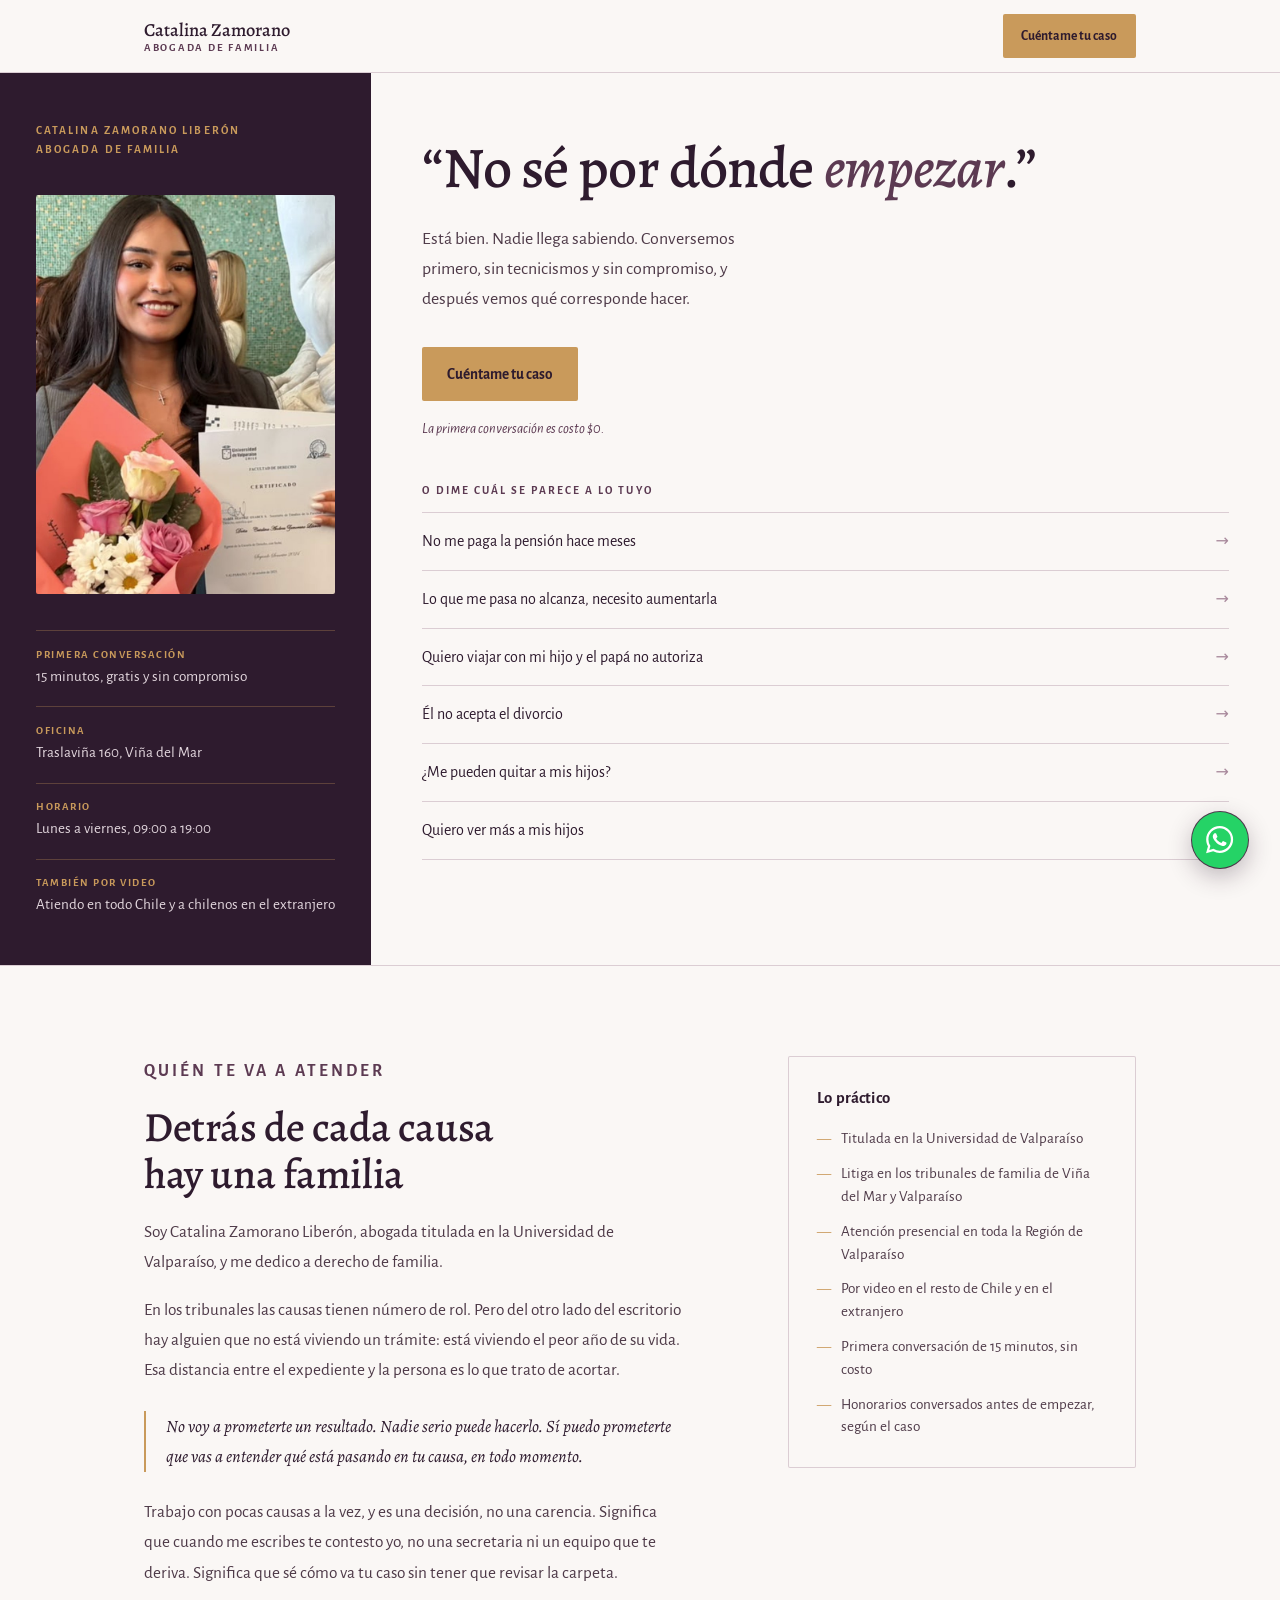
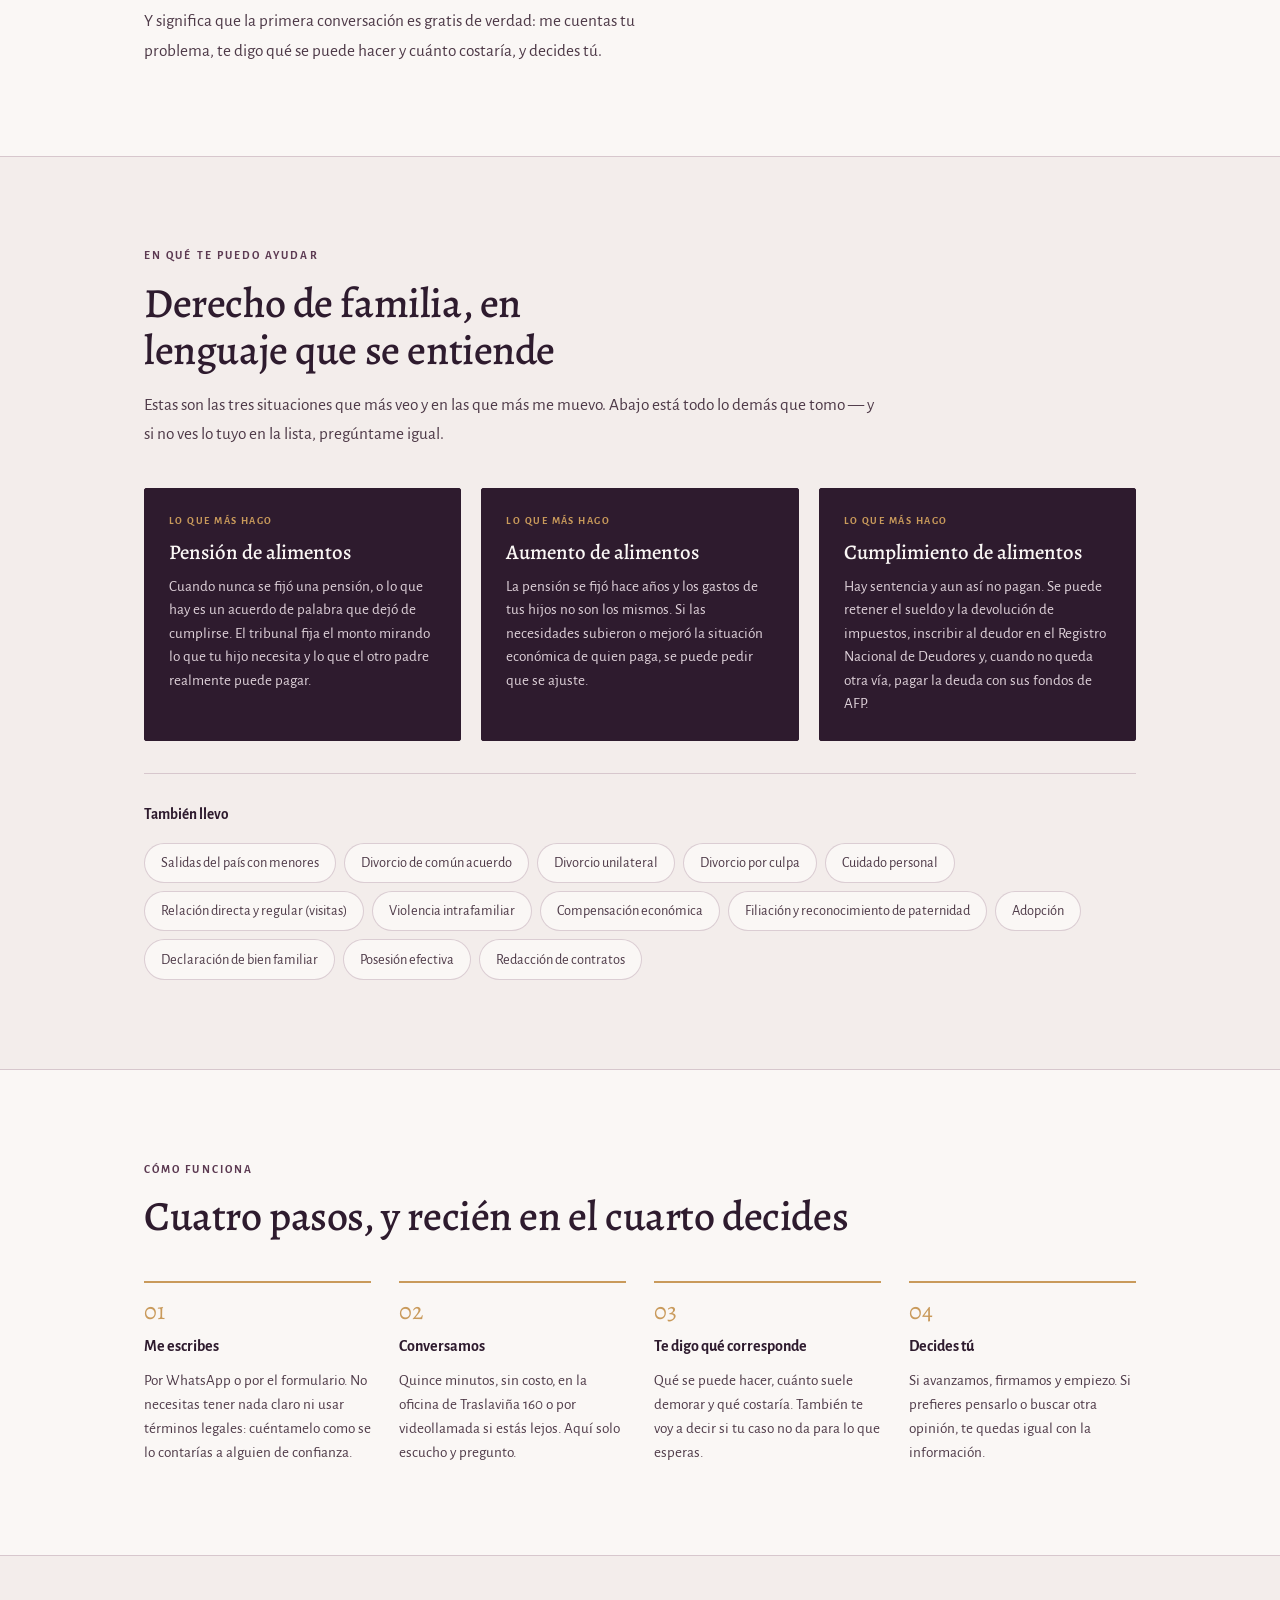
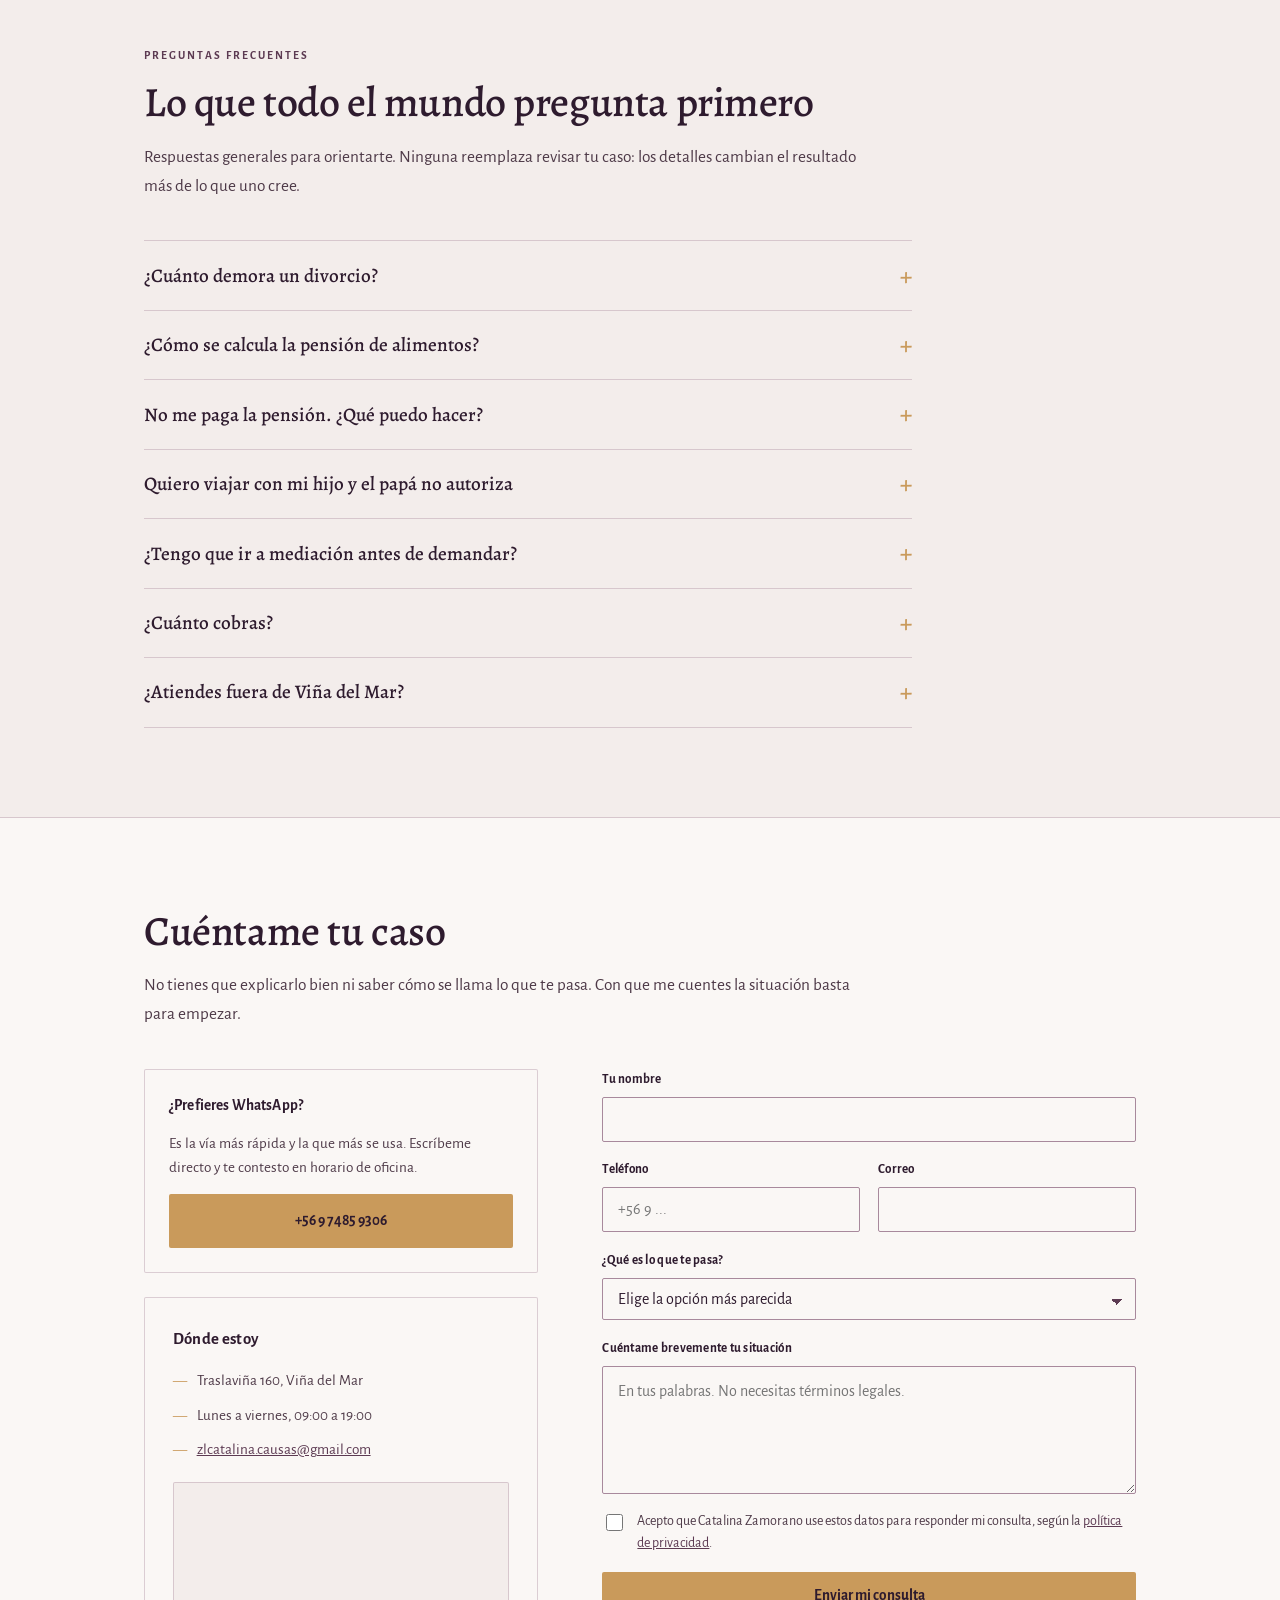
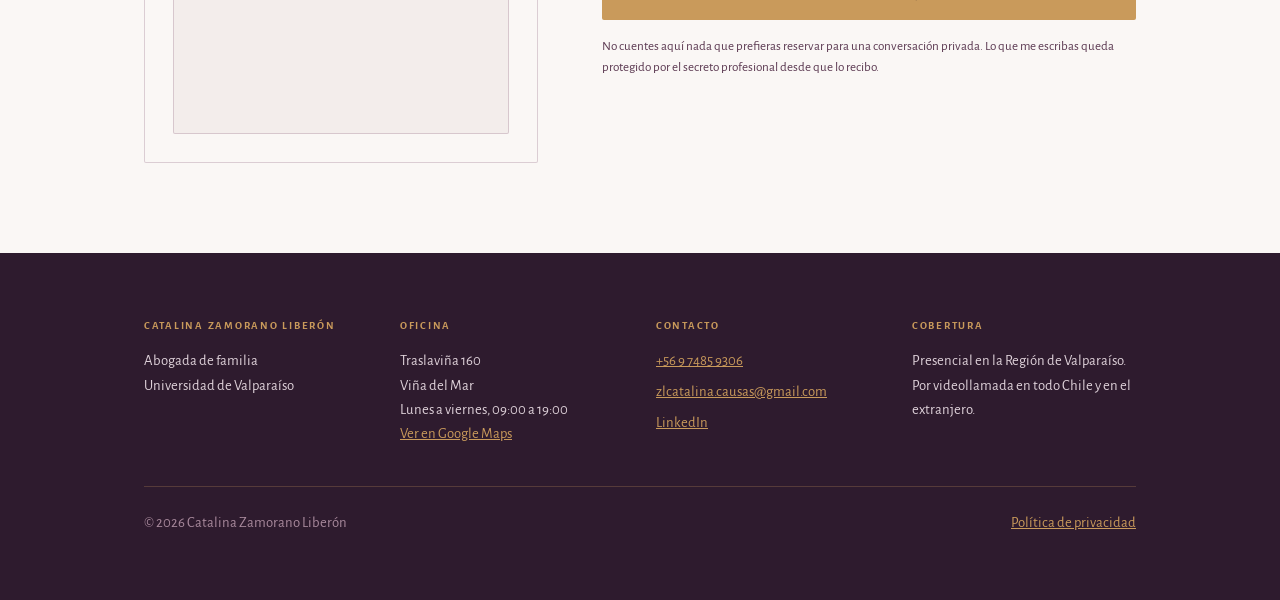
<file: index.html>
<!doctype html>
<html lang="es-CL">
<head>
<meta charset="utf-8">
<meta name="viewport" content="width=device-width, initial-scale=1">
<title>Catalina Zamorano Liberón — Abogada de familia en Viña del Mar</title>
<meta name="description" content="Abogada de familia en Viña del Mar. Pensión de alimentos, divorcio, cuidado personal y salidas del país. Primera conversación gratis, presencial o por video en todo Chile.">
<meta name="theme-color" content="#2E1B2E">
<link rel="canonical" href="https://catalinazamorano.cl/">

<meta property="og:type" content="website">
<meta property="og:title" content="Catalina Zamorano Liberón — Abogada de familia en Viña del Mar">
<meta property="og:description" content="Primera conversación gratis. Alimentos, divorcio, cuidado personal y salidas del país. Viña del Mar y todo Chile por video.">
<meta property="og:locale" content="es_CL">
<meta property="og:url" content="https://catalinazamorano.cl/">
<meta property="og:image" content="https://catalinazamorano.cl/assets/og.png">
<meta property="og:image:width" content="1200">
<meta property="og:image:height" content="630">
<meta property="og:image:alt" content="Catalina Zamorano Liberón, abogada de familia en Viña del Mar. La primera conversación no te cuesta nada.">
<meta name="twitter:card" content="summary_large_image">

<link rel="preload" href="assets/fonts/alegreya-normal-400-700.woff2" as="font" type="font/woff2" crossorigin>
<link rel="preload" href="assets/fonts/alegreya-sans-normal-400.woff2" as="font" type="font/woff2" crossorigin>
<link rel="stylesheet" href="assets/styles.css">
<link rel="icon" href="data:image/svg+xml,<svg xmlns='http://www.w3.org/2000/svg' viewBox='0 0 32 32'><rect width='32' height='32' fill='%232E1B2E'/><text x='16' y='23' font-family='Georgia,serif' font-size='19' fill='%23C99A5B' text-anchor='middle'>CZ</text></svg>">
<link rel="icon" type="image/png" sizes="192x192" href="assets/icon-192.png">
<link rel="apple-touch-icon" href="assets/icon-180.png">

<script type="application/ld+json">
{
  "@context": "https://schema.org",
  "@type": "Attorney",
  "name": "Catalina Zamorano Liberón",
  "description": "Abogada dedicada a derecho de familia en Viña del Mar y la Región de Valparaíso.",
  "url": "https://catalinazamorano.cl/",
  "image": "https://catalinazamorano.cl/assets/catalina.jpg",
  "areaServed": ["Viña del Mar", "Valparaíso", "Región de Valparaíso", "Chile"],
  "address": {
    "@type": "PostalAddress",
    "streetAddress": "Traslaviña 160",
    "addressLocality": "Viña del Mar",
    "addressRegion": "Región de Valparaíso",
    "addressCountry": "CL"
  },
  "geo": {
    "@type": "GeoCoordinates",
    "latitude": -33.0235901,
    "longitude": -71.558558
  },
  "hasMap": "https://maps.app.goo.gl/CjsQM3BEXCuRA1y79",
  "telephone": "+56974859306",
  "email": "zlcatalina.causas@gmail.com",
  "openingHours": "Mo-Fr 09:00-19:00",
  "alumniOf": { "@type": "CollegeOrUniversity", "name": "Universidad de Valparaíso" },
  "sameAs": [
    "https://www.linkedin.com/in/catalina-andrea-zamorano-liber%C3%B3n-895453274/",
    "https://maps.app.goo.gl/CjsQM3BEXCuRA1y79"
  ]
}
</script>
</head>
<body>

<a class="skip" href="#contenido">Saltar al contenido</a>

<header class="topbar">
  <div class="wrap topbar__in">
    <a class="topbar__name" href="/">
      Catalina Zamorano
      <span>Abogada de familia</span>
    </a>
    <a class="btn btn--brass" href="#contacto">Cuéntame tu caso</a>
  </div>
</header>

<main id="contenido">

  <!-- ================= HERO ================= -->
  <section class="hero">
    <aside class="panel">
      <p class="panel__eyebrow">Catalina Zamorano Liberón<br>Abogada de familia</p>

      <img class="panel__portrait" src="assets/catalina.jpg" width="750" height="1000"
           alt="Catalina Zamorano Liberón, abogada de familia en Viña del Mar"
           fetchpriority="high">

      <ul class="panel__facts">
        <li>
          <span class="panel__k">Primera conversación</span>
          <span class="panel__v">15 minutos, gratis y sin compromiso</span>
        </li>
        <li>
          <span class="panel__k">Oficina</span>
          <span class="panel__v">Traslaviña 160, Viña del Mar</span>
        </li>
        <li>
          <span class="panel__k">Horario</span>
          <span class="panel__v">Lunes a viernes, 09:00 a 19:00</span>
        </li>
        <li>
          <span class="panel__k">También por video</span>
          <span class="panel__v">Atiendo en todo Chile y a chilenos en el extranjero</span>
        </li>
      </ul>
    </aside>

    <div class="hero__body">
      <h1 class="hero__quote">“No sé por dónde <em>empezar</em>.”</h1>
      <p class="hero__answer">Está bien. Nadie llega sabiendo. Conversemos primero, sin tecnicismos y sin compromiso, y después vemos qué corresponde hacer.</p>
      <div class="hero__ctas">
        <a class="btn btn--brass" href="#contacto">Cuéntame tu caso</a>
      </div>
      <p class="hero__free">La primera conversación es costo $0.</p>

      <p class="eyebrow qlist__label">O dime cuál se parece a lo tuyo</p>
      <ul class="qlist">
        <li><a href="#cumplimiento">No me paga la pensión hace meses</a></li>
        <li><a href="#aumento">Lo que me pasa no alcanza, necesito aumentarla</a></li>
        <li><a href="#faq-salidas">Quiero viajar con mi hijo y el papá no autoriza</a></li>
        <li><a href="#faq-divorcio">Él no acepta el divorcio</a></li>
        <li><a href="#cuidado">¿Me pueden quitar a mis hijos?</a></li>
        <li><a href="#rdr">Quiero ver más a mis hijos</a></li>
      </ul>
    </div>
  </section>

  <!-- ================= SOBRE ELLA ================= -->
  <section class="section">
    <div class="wrap about">
      <div class="about__prose">
        <p class="eyebrow">Quién te va a atender</p>
        <h2 class="section__title">Detrás de cada causa hay una familia</h2>
        <p>Soy Catalina Zamorano Liberón, abogada titulada en la Universidad de Valparaíso, y me dedico a derecho de familia.</p>
        <p>En los tribunales las causas tienen número de rol. Pero del otro lado del escritorio hay alguien que no está viviendo un trámite: está viviendo el peor año de su vida. Esa distancia entre el expediente y la persona es lo que trato de acortar.</p>
        <p class="about__pull">No voy a prometerte un resultado. Nadie serio puede hacerlo. Sí puedo prometerte que vas a entender qué está pasando en tu causa, en todo momento.</p>
        <p>Trabajo con pocas causas a la vez, y es una decisión, no una carencia. Significa que cuando me escribes te contesto yo, no una secretaria ni un equipo que te deriva. Significa que sé cómo va tu caso sin tener que revisar la carpeta.</p>
        <p>Y significa que la primera conversación es gratis de verdad: me cuentas tu problema, te digo qué se puede hacer y cuánto costaría, y decides tú.</p>
      </div>

      <div class="card">
        <p class="card__title">Lo práctico</p>
        <ul>
          <li>Titulada en la Universidad de Valparaíso</li>
          <li>Litiga en los tribunales de familia de Viña del Mar y Valparaíso</li>
          <li>Atención presencial en toda la Región de Valparaíso</li>
          <li>Por video en el resto de Chile y en el extranjero</li>
          <li>Primera conversación de 15 minutos, sin costo</li>
          <li>Honorarios conversados antes de empezar, según el caso</li>
        </ul>
      </div>
    </div>
  </section>

  <!-- ================= SERVICIOS ================= -->
  <section class="section section--tint" id="servicios">
    <div class="wrap">
      <div class="section__head">
        <p class="eyebrow">En qué te puedo ayudar</p>
        <h2 class="section__title">Derecho de familia, en lenguaje que se entiende</h2>
        <p class="section__intro">Estas son las tres situaciones que más veo y en las que más me muevo. Abajo está todo lo demás que tomo — y si no ves lo tuyo en la lista, pregúntame igual.</p>
      </div>

      <div class="svc">
        <article class="svc__item svc__item--lead" id="alimentos">
          <p class="svc__tag">Lo que más hago</p>
          <h3 class="svc__name">Pensión de alimentos</h3>
          <p class="svc__desc">Cuando nunca se fijó una pensión, o lo que hay es un acuerdo de palabra que dejó de cumplirse. El tribunal fija el monto mirando lo que tu hijo necesita y lo que el otro padre realmente puede pagar.</p>
        </article>

        <article class="svc__item svc__item--lead" id="aumento">
          <p class="svc__tag">Lo que más hago</p>
          <h3 class="svc__name">Aumento de alimentos</h3>
          <p class="svc__desc">La pensión se fijó hace años y los gastos de tus hijos no son los mismos. Si las necesidades subieron o mejoró la situación económica de quien paga, se puede pedir que se ajuste.</p>
        </article>

        <article class="svc__item svc__item--lead" id="cumplimiento">
          <p class="svc__tag">Lo que más hago</p>
          <h3 class="svc__name">Cumplimiento de alimentos</h3>
          <p class="svc__desc">Hay sentencia y aun así no pagan. Se puede retener el sueldo y la devolución de impuestos, inscribir al deudor en el Registro Nacional de Deudores y, cuando no queda otra vía, pagar la deuda con sus fondos de AFP.</p>
        </article>
      </div>

      <div class="svc__more">
        <h3>También llevo</h3>
        <ul class="chips">
          <li id="salidas">Salidas del país con menores</li>
          <li id="divorcio">Divorcio de común acuerdo</li>
          <li>Divorcio unilateral</li>
          <li>Divorcio por culpa</li>
          <li id="cuidado">Cuidado personal</li>
          <li id="rdr">Relación directa y regular (visitas)</li>
          <li>Violencia intrafamiliar</li>
          <li>Compensación económica</li>
          <li>Filiación y reconocimiento de paternidad</li>
          <li>Adopción</li>
          <li>Declaración de bien familiar</li>
          <li>Posesión efectiva</li>
          <li>Redacción de contratos</li>
        </ul>
      </div>
    </div>
  </section>

  <!-- ================= PROCESO ================= -->
  <section class="section">
    <div class="wrap">
      <div class="section__head">
        <p class="eyebrow">Cómo funciona</p>
        <h2 class="section__title">Cuatro pasos, y recién en el cuarto decides</h2>
      </div>
      <ol class="steps">
        <li>
          <h3>Me escribes</h3>
          <p>Por WhatsApp o por el formulario. No necesitas tener nada claro ni usar términos legales: cuéntamelo como se lo contarías a alguien de confianza.</p>
        </li>
        <li>
          <h3>Conversamos</h3>
          <p>Quince minutos, sin costo, en la oficina de Traslaviña 160 o por videollamada si estás lejos. Aquí solo escucho y pregunto.</p>
        </li>
        <li>
          <h3>Te digo qué corresponde</h3>
          <p>Qué se puede hacer, cuánto suele demorar y qué costaría. También te voy a decir si tu caso no da para lo que esperas.</p>
        </li>
        <li>
          <h3>Decides tú</h3>
          <p>Si avanzamos, firmamos y empiezo. Si prefieres pensarlo o buscar otra opinión, te quedas igual con la información.</p>
        </li>
      </ol>
    </div>
  </section>

  <!-- ================= PREGUNTAS FRECUENTES ================= -->
  <section class="section section--tint" id="preguntas">
    <div class="wrap">
      <div class="section__head">
        <p class="eyebrow">Preguntas frecuentes</p>
        <h2 class="section__title">Lo que todo el mundo pregunta primero</h2>
        <p class="section__intro">Respuestas generales para orientarte. Ninguna reemplaza revisar tu caso: los detalles cambian el resultado más de lo que uno cree.</p>
      </div>

      <div class="faq">
        <details id="faq-divorcio">
          <summary>¿Cuánto demora un divorcio?</summary>
          <div class="faq__a">
            <p>Depende de por dónde vaya. El divorcio de común acuerdo es el más rápido: exige que lleven al menos un año separados y, con todo en orden, suele resolverse en algunos meses.</p>
            <p>El unilateral —cuando uno quiere y el otro no— exige tres años de cese de convivencia y demora más, porque hay que acreditarlo. El divorcio por culpa no tiene ese plazo, pero es el más difícil de probar y el más desgastante.</p>
          </div>
        </details>

        <details>
          <summary>¿Cómo se calcula la pensión de alimentos?</summary>
          <div class="faq__a">
            <p>No hay una fórmula automática. El tribunal mira dos cosas al mismo tiempo: lo que tu hijo necesita y lo que el otro padre realmente puede pagar.</p>
            <p>La ley sí pone un piso y un techo. Por un hijo, el mínimo no puede ser inferior al 40% del ingreso mínimo remuneracional; si son dos o más, no menos del 30% por cada uno. Y el total no puede pasar del 50% de los ingresos de quien paga.</p>
          </div>
        </details>

        <details>
          <summary>No me paga la pensión. ¿Qué puedo hacer?</summary>
          <div class="faq__a">
            <p>Bastante más que antes. Se puede pedir que le retengan directamente el sueldo, que le retengan la devolución de impuestos, y que quede inscrito en el Registro Nacional de Deudores de Pensiones de Alimentos.</p>
            <p>Estar en ese registro le trae problemas concretos: le complica renovar la licencia de conducir, sacar el pasaporte, comprar o vender propiedades y acceder a créditos. En los casos más graves el tribunal puede decretar arraigo o arresto.</p>
            <p>Y si ninguna de esas vías resulta, la deuda se puede pagar con los fondos previsionales del deudor: el tribunal puede ordenarle a su AFP que los transfiera. Es la herramienta más fuerte que existe hoy para cobrar alimentos.</p>
          </div>
        </details>

        <details id="faq-salidas">
          <summary>Quiero viajar con mi hijo y el papá no autoriza</summary>
          <div class="faq__a">
            <p>Para salir de Chile con un hijo menor de edad necesitas la autorización del otro padre, normalmente ante notario.</p>
            <p>Si se niega sin razón, está ilocalizable o simplemente no aparece, se le pide al tribunal de familia que autorice el viaje. Conviene hacerlo con tiempo: no es un trámite de una semana.</p>
          </div>
        </details>

        <details>
          <summary>¿Tengo que ir a mediación antes de demandar?</summary>
          <div class="faq__a">
            <p>En varios casos sí, y es obligatorio: alimentos, cuidado personal y relación directa y regular pasan primero por mediación. Recién si no hay acuerdo se puede demandar.</p>
            <p>Otras materias, como el divorcio o la violencia intrafamiliar, no requieren ese paso previo.</p>
          </div>
        </details>

        <details>
          <summary>¿Cuánto cobras?</summary>
          <div class="faq__a">
            <p>Depende del caso, y prefiero decírtelo mirándolo que poner un número al azar en una página web. Una causa de alimentos de común acuerdo no se parece en nada a un divorcio con bienes de por medio.</p>
            <p>Lo que sí te aseguro: la primera conversación de 15 minutos es gratis, y vas a saber exactamente cuánto cuesta antes de comprometerte a nada.</p>
          </div>
        </details>

        <details>
          <summary>¿Atiendes fuera de Viña del Mar?</summary>
          <div class="faq__a">
            <p>Presencialmente me muevo por toda la Región de Valparaíso, y litigo habitualmente en los tribunales de familia de Viña del Mar y Valparaíso.</p>
            <p>Por videollamada atiendo en todo Chile, y también a chilenos que están fuera del país y tienen una causa acá.</p>
          </div>
        </details>
      </div>
    </div>
  </section>

  <!-- ================= CONTACTO ================= -->
  <section class="section" id="contacto">
    <div class="wrap">
      <div class="section__head">
        <h2 class="section__title">Cuéntame tu caso</h2>
        <p class="section__intro">No tienes que explicarlo bien ni saber cómo se llama lo que te pasa. Con que me cuentes la situación basta para empezar.</p>
      </div>

      <div class="contact">
        <div class="contact__aside">
          <div class="contact__wa">
            <p class="card__title">¿Prefieres WhatsApp?</p>
            <p>Es la vía más rápida y la que más se usa. Escríbeme directo y te contesto en horario de oficina.</p>
            <a class="btn btn--brass"
               href="https://wa.me/56974859306?text=Hola%20Catalina%2C%20te%20escribo%20desde%20tu%20sitio%20web.%20Necesito%20orientaci%C3%B3n%20sobre..."
               target="_blank" rel="noopener">+56 9 7485 9306</a>
          </div>
          <div class="card">
            <p class="card__title">Dónde estoy</p>
            <ul>
              <li>Traslaviña 160, Viña del Mar<br>
              <li>Lunes a viernes, 09:00 a 19:00</li>
              <li><a href="mailto:zlcatalina.causas@gmail.com">zlcatalina.causas@gmail.com</a></li>
            </ul>
            <div class="mapa">
              <iframe
                src="https://maps.google.com/maps?q=Abogada+Catalina+Zamorano&hl=es&z=17&output=embed"
                title="Mapa con la ubicación de la oficina en Traslaviña 160, Viña del Mar"
                loading="lazy" referrerpolicy="no-referrer-when-downgrade"
                allowfullscreen></iframe>
            </div>
          </div>
        </div>

        <form class="form" id="form" action="https://api.web3forms.com/submit" method="POST">
          <input type="hidden" name="access_key" value="7bff733d-fb63-4561-b1b0-b2241eef2677">
          <input type="hidden" name="subject" value="Nuevo contacto desde el sitio web">
          <input type="hidden" name="from_name" value="Sitio web — Catalina Zamorano">

          <!-- trampa antispam -->
          <div class="hp" aria-hidden="true">
            <label for="botcheck">No llenar este campo</label>
            <input type="checkbox" name="botcheck" id="botcheck" tabindex="-1" autocomplete="off">
          </div>

          <div class="field">
            <label for="nombre">Tu nombre</label>
            <input type="text" id="nombre" name="nombre" required autocomplete="name">
          </div>

          <div class="form__row">
            <div class="field">
              <label for="telefono">Teléfono</label>
              <input type="tel" id="telefono" name="telefono" required autocomplete="tel" placeholder="+56 9 ...">
            </div>
            <div class="field">
              <label for="email">Correo</label>
              <input type="email" id="email" name="email" required autocomplete="email">
            </div>
          </div>

          <div class="field">
            <label for="tipo">¿Qué es lo que te pasa?</label>
            <select id="tipo" name="tipo_de_caso" required>
              <option value="" selected disabled>Elige la opción más parecida</option>
              <option>Pensión de alimentos — quiero demandarla</option>
              <option>Pensión de alimentos — no me pagan</option>
              <option>Pensión de alimentos — quiero aumentarla</option>
              <option>Salida del país con mi hijo</option>
              <option>Divorcio</option>
              <option>Cuidado personal</option>
              <option>Relación directa y regular (visitas)</option>
              <option>Violencia intrafamiliar</option>
              <option>Compensación económica</option>
              <option>Filiación o reconocimiento de paternidad</option>
              <option>Adopción</option>
              <option>Posesión efectiva</option>
              <option>Redacción de contratos</option>
              <option>Otro / no sé cómo se llama</option>
            </select>
          </div>

          <div class="field">
            <label for="mensaje">Cuéntame brevemente tu situación</label>
            <textarea id="mensaje" name="mensaje" required placeholder="En tus palabras. No necesitas términos legales."></textarea>
          </div>

          <label class="consent">
            <input type="checkbox" name="consentimiento" value="Sí" required>
            <span>Acepto que Catalina Zamorano use estos datos para responder mi consulta, según la <a href="privacidad.html">política de privacidad</a>.</span>
          </label>

          <button class="btn btn--brass" type="submit" id="submit">Enviar mi consulta</button>

          <p class="form__status" id="status" role="status" aria-live="polite" hidden></p>

          <p class="form__note">No cuentes aquí nada que prefieras reservar para una conversación privada. Lo que me escribas queda protegido por el secreto profesional desde que lo recibo.</p>
        </form>
      </div>
    </div>
  </section>

</main>

<footer class="footer">
  <div class="wrap">
    <div class="footer__grid">
      <div>
        <h2>Catalina Zamorano Liberón</h2>
        <p>Abogada de familia<br>Universidad de Valparaíso</p>
      </div>
      <div>
        <h2>Oficina</h2>
        <p>Traslaviña 160<br>Viña del Mar<br>Lunes a viernes, 09:00 a 19:00</p>
        <p><a href="https://maps.app.goo.gl/CjsQM3BEXCuRA1y79" target="_blank" rel="noopener">Ver en Google Maps</a></p>
      </div>
      <div>
        <h2>Contacto</h2>
        <ul>
          <li><a href="https://wa.me/56974859306" target="_blank" rel="noopener">+56 9 7485 9306</a></li>
          <li><a href="mailto:zlcatalina.causas@gmail.com">zlcatalina.causas@gmail.com</a></li>
          <li><a href="https://www.linkedin.com/in/catalina-andrea-zamorano-liber%C3%B3n-895453274/" target="_blank" rel="noopener">LinkedIn</a></li>
        </ul>
      </div>
      <div>
        <h2>Cobertura</h2>
        <p>Presencial en la Región de Valparaíso. Por videollamada en todo Chile y en el extranjero.</p>
      </div>
    </div>
    <div class="footer__bottom">
      <p>© 2026 Catalina Zamorano Liberón</p>
      <p><a href="privacidad.html">Política de privacidad</a></p>
    </div>
  </div>
</footer>

<a class="fab"
   href="https://wa.me/56974859306?text=Hola%20Catalina%2C%20te%20escribo%20desde%20tu%20sitio%20web.%20Necesito%20orientaci%C3%B3n%20sobre..."
   target="_blank" rel="noopener" aria-label="Escribir a Catalina por WhatsApp">
  <svg viewBox="0 0 24 24" aria-hidden="true" focusable="false"><path d="M17.472 14.382c-.297-.149-1.758-.867-2.03-.967-.273-.099-.471-.148-.67.15-.197.297-.767.966-.94 1.164-.173.199-.347.223-.644.075-.297-.15-1.255-.463-2.39-1.475-.883-.788-1.48-1.761-1.653-2.059-.173-.297-.018-.458.13-.606.134-.133.298-.347.446-.52.149-.174.198-.298.298-.497.099-.198.05-.371-.025-.52-.075-.149-.669-1.612-.916-2.207-.242-.579-.487-.5-.669-.51-.173-.008-.371-.01-.57-.01-.198 0-.52.074-.792.372-.272.297-1.04 1.016-1.04 2.479 0 1.462 1.065 2.875 1.213 3.074.149.198 2.096 3.2 5.077 4.487.709.306 1.262.489 1.694.625.712.227 1.36.195 1.871.118.571-.085 1.758-.719 2.006-1.413.248-.694.248-1.289.173-1.413-.074-.124-.272-.198-.57-.347m-5.421 7.403h-.004a9.87 9.87 0 01-5.031-1.378l-.361-.214-3.741.982.998-3.648-.235-.374a9.86 9.86 0 01-1.51-5.26c.001-5.45 4.436-9.884 9.888-9.884 2.64 0 5.122 1.03 6.988 2.898a9.825 9.825 0 012.893 6.994c-.003 5.45-4.437 9.884-9.885 9.884m8.413-18.297A11.815 11.815 0 0012.05 0C5.495 0 .16 5.335.157 11.892c0 2.096.547 4.142 1.588 5.945L.057 24l6.305-1.654a11.882 11.882 0 005.683 1.448h.005c6.554 0 11.89-5.335 11.893-11.893a11.821 11.821 0 00-3.48-8.413Z"/></svg>
</a>

<script>
// Si el destino del enlace es una pregunta frecuente, ábrela: aterrizar en un
// acordeón cerrado deja la respuesta escondida.
(function () {
  function abrirDestino() {
    var h = location.hash;
    if (!h || h.length < 2) return;
    var el;
    try { el = document.querySelector(h); } catch (e) { return; }
    if (!el) return;
    var d = el.tagName === 'DETAILS' ? el : el.closest('details');
    if (d && !d.open) {
      d.open = true;
      // reposicionar: al expandirse cambia la altura y el scroll queda corrido
      requestAnimationFrame(function () {
        el.scrollIntoView({ block: 'start', behavior: 'auto' });
      });
    }
  }
  window.addEventListener('hashchange', abrirDestino);
  if (document.readyState === 'loading') {
    document.addEventListener('DOMContentLoaded', abrirDestino);
  } else { abrirDestino(); }
})();

// Envío sin recargar. Sin JS el formulario igual funciona: postea a Web3Forms directamente.
(function () {
  var form = document.getElementById('form');
  var status = document.getElementById('status');
  var button = document.getElementById('submit');
  if (!form) return;

  form.addEventListener('submit', async function (e) {
    e.preventDefault();
    button.disabled = true;
    button.textContent = 'Enviando...';
    status.hidden = true;

    try {
      var res = await fetch(form.action, {
        method: 'POST',
        headers: { 'Accept': 'application/json' },
        body: new FormData(form)
      });
      var data = await res.json();

      if (res.ok) {
        form.reset();
        status.dataset.state = 'ok';
        status.textContent = 'Listo, me llegó tu mensaje. Te respondo dentro del horario de oficina. Si es urgente, escríbeme por WhatsApp.';
      } else {
        throw new Error(data.message || 'Error al enviar');
      }
    } catch (err) {
      status.dataset.state = 'err';
      status.innerHTML = 'No se pudo enviar el mensaje. Escríbeme por WhatsApp al ' +
        '<a href="https://wa.me/56974859306">+56 9 7485 9306</a> o a ' +
        '<a href="mailto:zlcatalina.causas@gmail.com">zlcatalina.causas@gmail.com</a>.';
    } finally {
      status.hidden = false;
      button.disabled = false;
      button.textContent = 'Enviar mi consulta';
    }
  });
})();
</script>

</body>
</html>
</file>
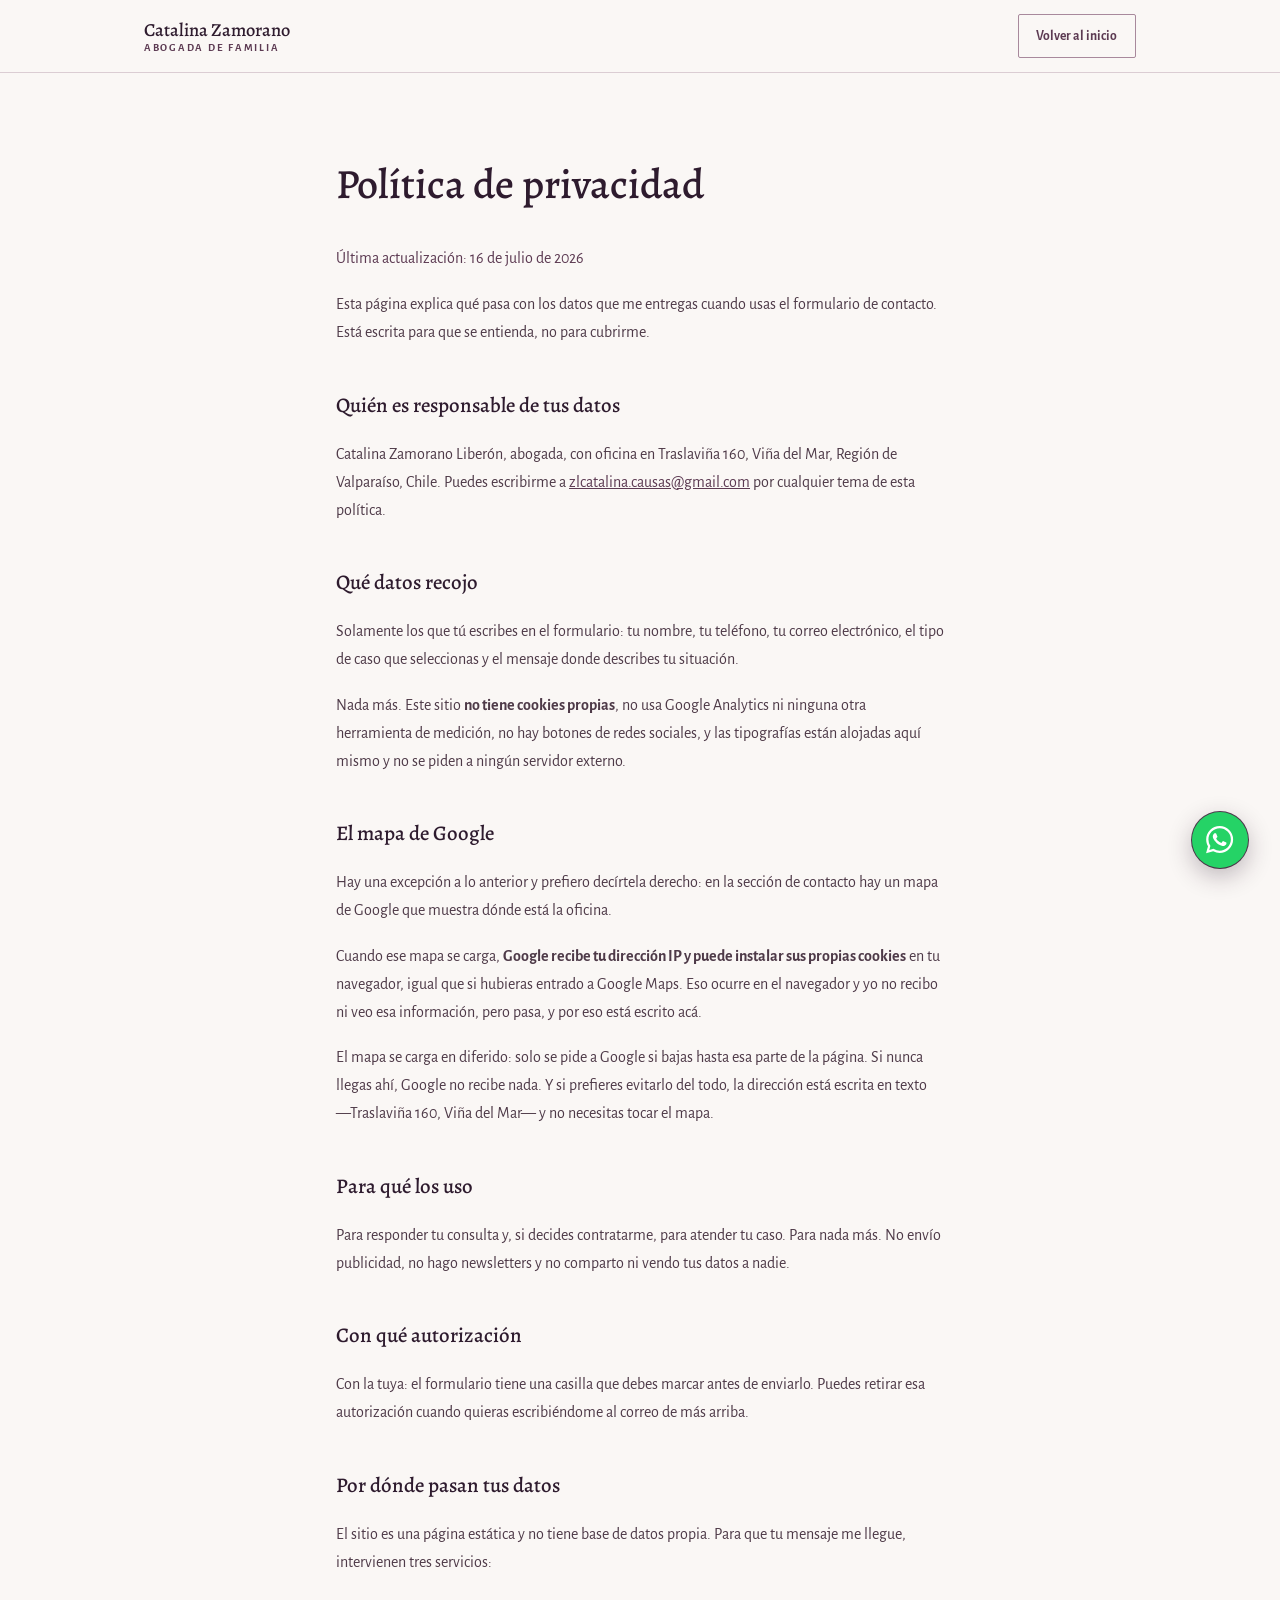
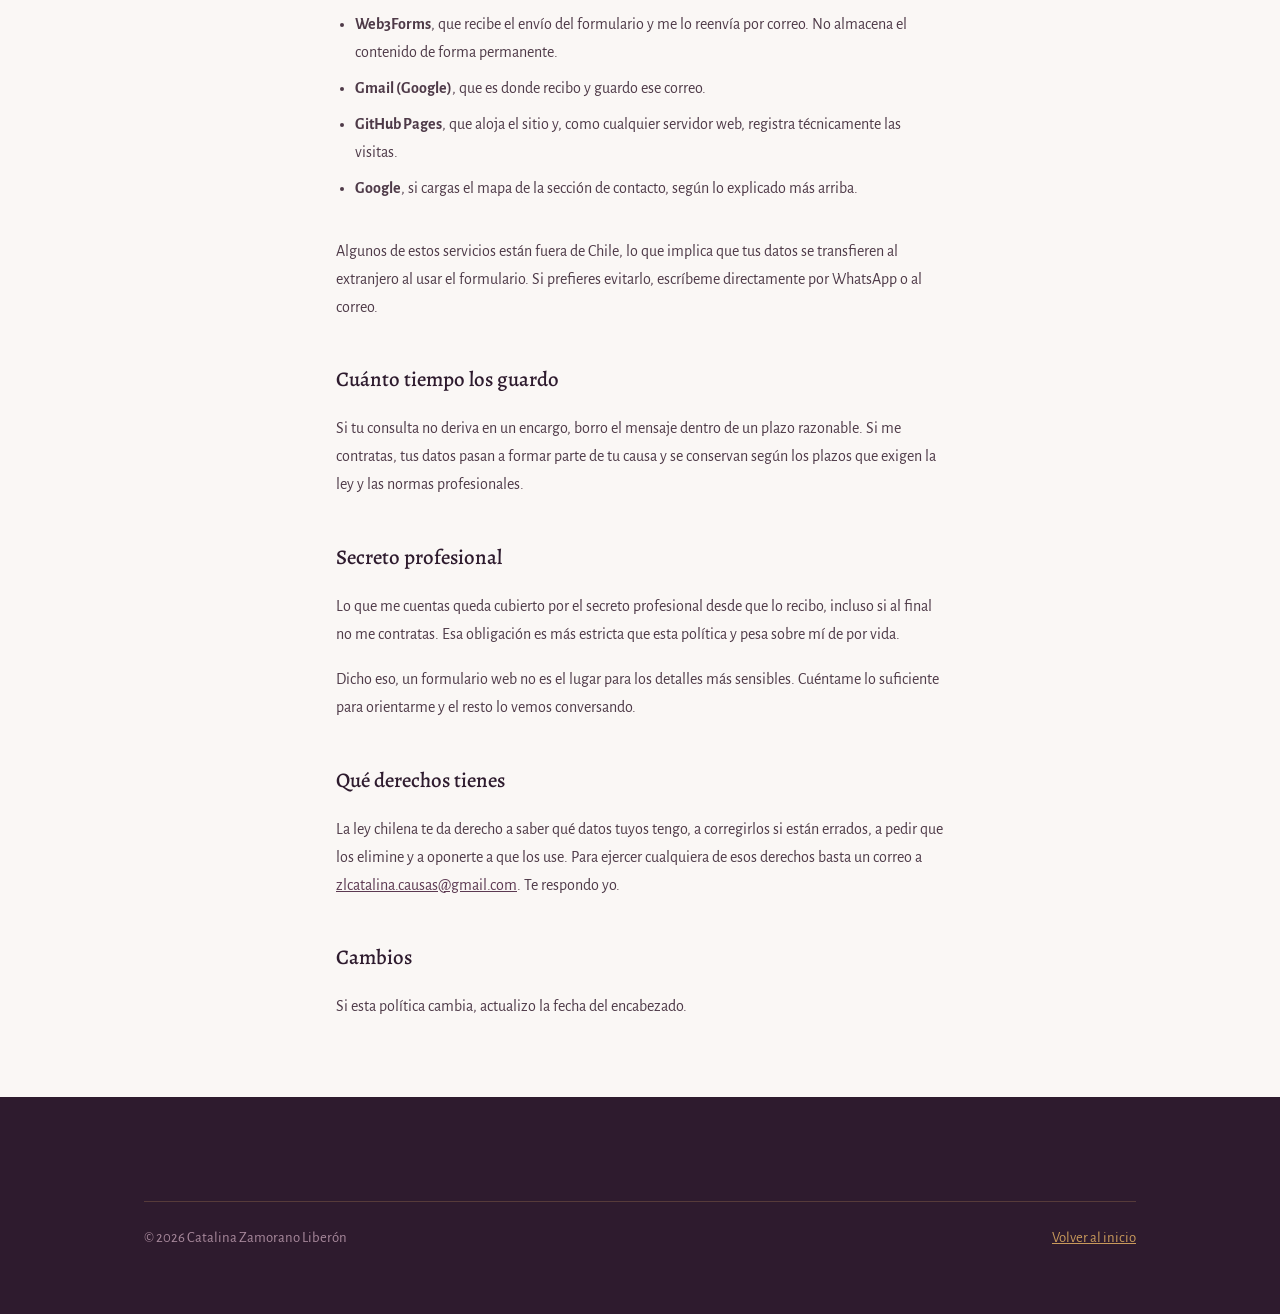
<file: privacidad.html>
<!doctype html>
<html lang="es-CL">
<head>
<meta charset="utf-8">
<meta name="viewport" content="width=device-width, initial-scale=1">
<title>Política de privacidad — Catalina Zamorano Liberón</title>
<meta name="description" content="Cómo se tratan los datos personales que envías por el formulario de contacto.">
<meta name="robots" content="noindex, follow">
<meta name="theme-color" content="#2E1B2E">
<link rel="stylesheet" href="assets/styles.css">
<link rel="icon" href="data:image/svg+xml,<svg xmlns='http://www.w3.org/2000/svg' viewBox='0 0 32 32'><rect width='32' height='32' fill='%232E1B2E'/><text x='16' y='23' font-family='Georgia,serif' font-size='19' fill='%23C99A5B' text-anchor='middle'>CZ</text></svg>">
<link rel="icon" type="image/png" sizes="192x192" href="assets/icon-192.png">
<link rel="apple-touch-icon" href="assets/icon-180.png">
</head>
<body>

<a class="skip" href="#contenido">Saltar al contenido</a>

<header class="topbar">
  <div class="wrap topbar__in">
    <a class="topbar__name" href="index.html">
      Catalina Zamorano
      <span>Abogada de familia</span>
    </a>
    <a class="btn btn--ghost" href="index.html">Volver al inicio</a>
  </div>
</header>

<main id="contenido">
  <div class="wrap doc">
    <h1>Política de privacidad</h1>
    <p class="doc__date">Última actualización: 16 de julio de 2026</p>

    <p>Esta página explica qué pasa con los datos que me entregas cuando usas el formulario de contacto. Está escrita para que se entienda, no para cubrirme.</p>

    <h2>Quién es responsable de tus datos</h2>
    <p>Catalina Zamorano Liberón, abogada, con oficina en Traslaviña 160, Viña del Mar, Región de Valparaíso, Chile. Puedes escribirme a <a href="mailto:zlcatalina.causas@gmail.com">zlcatalina.causas@gmail.com</a> por cualquier tema de esta política.</p>

    <h2>Qué datos recojo</h2>
    <p>Solamente los que tú escribes en el formulario: tu nombre, tu teléfono, tu correo electrónico, el tipo de caso que seleccionas y el mensaje donde describes tu situación.</p>
    <p>Nada más. Este sitio <strong>no tiene cookies propias</strong>, no usa Google Analytics ni ninguna otra herramienta de medición, no hay botones de redes sociales, y las tipografías están alojadas aquí mismo y no se piden a ningún servidor externo.</p>

    <h2>El mapa de Google</h2>
    <p>Hay una excepción a lo anterior y prefiero decírtela derecho: en la sección de contacto hay un mapa de Google que muestra dónde está la oficina.</p>
    <p>Cuando ese mapa se carga, <strong>Google recibe tu dirección IP y puede instalar sus propias cookies</strong> en tu navegador, igual que si hubieras entrado a Google Maps. Eso ocurre en el navegador y yo no recibo ni veo esa información, pero pasa, y por eso está escrito acá.</p>
    <p>El mapa se carga en diferido: solo se pide a Google si bajas hasta esa parte de la página. Si nunca llegas ahí, Google no recibe nada. Y si prefieres evitarlo del todo, la dirección está escrita en texto —Traslaviña 160, Viña del Mar— y no necesitas tocar el mapa.</p>

    <h2>Para qué los uso</h2>
    <p>Para responder tu consulta y, si decides contratarme, para atender tu caso. Para nada más. No envío publicidad, no hago newsletters y no comparto ni vendo tus datos a nadie.</p>

    <h2>Con qué autorización</h2>
    <p>Con la tuya: el formulario tiene una casilla que debes marcar antes de enviarlo. Puedes retirar esa autorización cuando quieras escribiéndome al correo de más arriba.</p>

    <h2>Por dónde pasan tus datos</h2>
    <p>El sitio es una página estática y no tiene base de datos propia. Para que tu mensaje me llegue, intervienen tres servicios:</p>
    <ul>
      <li><strong>Web3Forms</strong>, que recibe el envío del formulario y me lo reenvía por correo. No almacena el contenido de forma permanente.</li>
      <li><strong>Gmail (Google)</strong>, que es donde recibo y guardo ese correo.</li>
      <li><strong>GitHub Pages</strong>, que aloja el sitio y, como cualquier servidor web, registra técnicamente las visitas.</li>
      <li><strong>Google</strong>, si cargas el mapa de la sección de contacto, según lo explicado más arriba.</li>
    </ul>
    <p>Algunos de estos servicios están fuera de Chile, lo que implica que tus datos se transfieren al extranjero al usar el formulario. Si prefieres evitarlo, escríbeme directamente por WhatsApp o al correo.</p>

    <h2>Cuánto tiempo los guardo</h2>
    <p>Si tu consulta no deriva en un encargo, borro el mensaje dentro de un plazo razonable. Si me contratas, tus datos pasan a formar parte de tu causa y se conservan según los plazos que exigen la ley y las normas profesionales.</p>

    <h2>Secreto profesional</h2>
    <p>Lo que me cuentas queda cubierto por el secreto profesional desde que lo recibo, incluso si al final no me contratas. Esa obligación es más estricta que esta política y pesa sobre mí de por vida.</p>
    <p>Dicho eso, un formulario web no es el lugar para los detalles más sensibles. Cuéntame lo suficiente para orientarme y el resto lo vemos conversando.</p>

    <h2>Qué derechos tienes</h2>
    <p>La ley chilena te da derecho a saber qué datos tuyos tengo, a corregirlos si están errados, a pedir que los elimine y a oponerte a que los use. Para ejercer cualquiera de esos derechos basta un correo a <a href="mailto:zlcatalina.causas@gmail.com">zlcatalina.causas@gmail.com</a>. Te respondo yo.</p>

    <h2>Cambios</h2>
    <p>Si esta política cambia, actualizo la fecha del encabezado.</p>
  </div>
</main>

<footer class="footer">
  <div class="wrap">
    <div class="footer__bottom">
      <p>© 2026 Catalina Zamorano Liberón</p>
      <p><a href="index.html">Volver al inicio</a></p>
    </div>
  </div>
</footer>

<a class="fab"
   href="https://wa.me/56974859306?text=Hola%20Catalina%2C%20te%20escribo%20desde%20tu%20sitio%20web.%20Necesito%20orientaci%C3%B3n%20sobre..."
   target="_blank" rel="noopener" aria-label="Escribir a Catalina por WhatsApp">
  <svg viewBox="0 0 24 24" aria-hidden="true" focusable="false"><path d="M17.472 14.382c-.297-.149-1.758-.867-2.03-.967-.273-.099-.471-.148-.67.15-.197.297-.767.966-.94 1.164-.173.199-.347.223-.644.075-.297-.15-1.255-.463-2.39-1.475-.883-.788-1.48-1.761-1.653-2.059-.173-.297-.018-.458.13-.606.134-.133.298-.347.446-.52.149-.174.198-.298.298-.497.099-.198.05-.371-.025-.52-.075-.149-.669-1.612-.916-2.207-.242-.579-.487-.5-.669-.51-.173-.008-.371-.01-.57-.01-.198 0-.52.074-.792.372-.272.297-1.04 1.016-1.04 2.479 0 1.462 1.065 2.875 1.213 3.074.149.198 2.096 3.2 5.077 4.487.709.306 1.262.489 1.694.625.712.227 1.36.195 1.871.118.571-.085 1.758-.719 2.006-1.413.248-.694.248-1.289.173-1.413-.074-.124-.272-.198-.57-.347m-5.421 7.403h-.004a9.87 9.87 0 01-5.031-1.378l-.361-.214-3.741.982.998-3.648-.235-.374a9.86 9.86 0 01-1.51-5.26c.001-5.45 4.436-9.884 9.888-9.884 2.64 0 5.122 1.03 6.988 2.898a9.825 9.825 0 012.893 6.994c-.003 5.45-4.437 9.884-9.885 9.884m8.413-18.297A11.815 11.815 0 0012.05 0C5.495 0 .16 5.335.157 11.892c0 2.096.547 4.142 1.588 5.945L.057 24l6.305-1.654a11.882 11.882 0 005.683 1.448h.005c6.554 0 11.89-5.335 11.893-11.893a11.821 11.821 0 00-3.48-8.413Z"/></svg>
</a>

</body>
</html>
</file>
<file: assets/styles.css>
/* ============================================================
   Catalina Zamorano Liberón — Abogada de familia
   Dirección: Ciruela.  Alegreya + Alegreya Sans, autoalojadas.
   ============================================================ */

@font-face { font-family:'Alegreya'; font-style:normal; font-weight:400 700;
  src:url(fonts/alegreya-normal-400-700.woff2) format('woff2'); font-display:swap; }
@font-face { font-family:'Alegreya'; font-style:italic; font-weight:400 500;
  src:url(fonts/alegreya-italic-400-500.woff2) format('woff2'); font-display:swap; }
@font-face { font-family:'Alegreya Sans'; font-style:normal; font-weight:400;
  src:url(fonts/alegreya-sans-normal-400.woff2) format('woff2'); font-display:swap; }
@font-face { font-family:'Alegreya Sans'; font-style:normal; font-weight:500;
  src:url(fonts/alegreya-sans-normal-500.woff2) format('woff2'); font-display:swap; }
@font-face { font-family:'Alegreya Sans'; font-style:normal; font-weight:700;
  src:url(fonts/alegreya-sans-normal-700.woff2) format('woff2'); font-display:swap; }
@font-face { font-family:'Alegreya Sans'; font-style:italic; font-weight:400;
  src:url(fonts/alegreya-sans-italic-400.woff2) format('woff2'); font-display:swap; }

:root {
  --ink:    #2E1B2E;
  --plum:   #5C3A52;
  --mauve:  #A8899C;
  --paper:  #FAF7F5;
  --paper2: #F3EDEB;
  --brass:  #C99A5B;
  --text:   #4E3A48;
  --rule:   rgba(168,137,156,.38);

  --display: 'Alegreya', Georgia, 'Times New Roman', serif;
  --body: 'Alegreya Sans', ui-sans-serif, system-ui, -apple-system, 'Segoe UI', sans-serif;

  --wrap: 68rem;
  --pad: clamp(1.25rem, 4vw, 3rem);
}

*, *::before, *::after { box-sizing: border-box; }

html { scroll-behavior: smooth; }
@media (prefers-reduced-motion: reduce) {
  html { scroll-behavior: auto; }
  *, *::before, *::after { animation-duration: .001ms !important; transition-duration: .001ms !important; }
}

body {
  margin: 0;
  background: var(--paper);
  color: var(--text);
  font-family: var(--body);
  font-size: 1.05rem;
  line-height: 1.65;
  -webkit-font-smoothing: antialiased;
}

h1, h2, h3 { font-family: var(--display); color: var(--ink); text-wrap: balance; margin: 0; }
p { margin: 0; }
img { max-width: 100%; height: auto; display: block; }

a { color: var(--plum); }
a:focus-visible, button:focus-visible, input:focus-visible,
select:focus-visible, textarea:focus-visible, summary:focus-visible {
  outline: 2px solid var(--plum);
  outline-offset: 3px;
  border-radius: 2px;
}

.wrap { max-width: var(--wrap); margin-inline: auto; padding-inline: var(--pad); }

/* La barra superior es sticky y mide ~73px. Sin esto, todo destino de ancla
   queda escondido debajo de ella al saltar. */
[id] { scroll-margin-top: 5.5rem; }

/* Al aterrizar desde "O dime cuál se parece a lo tuyo", que se vea qué se señaló. */
.svc__item--lead:target { box-shadow: 0 0 0 2px var(--brass); }
.chips li:target { border-color: var(--brass); background: rgba(201,154,91,.16); box-shadow: 0 0 0 1px var(--brass); }
.faq details:target > summary { color: var(--plum); }

.skip {
  position: absolute; left: -9999px; top: 0; z-index: 100;
  background: var(--ink); color: var(--paper); padding: .75rem 1.25rem; text-decoration: none;
}
.skip:focus { left: 0; }

/* ---------- rótulos y botones ---------- */
.eyebrow {
  font-size: .72rem; font-weight: 700; letter-spacing: .18em;
  text-transform: uppercase; color: var(--plum);
}

.btn {
  display: inline-flex; align-items: center; justify-content: center; gap: .5rem;
  font-family: var(--body); font-size: .95rem; font-weight: 700;
  padding: .85rem 1.5rem; border-radius: 2px; border: 1px solid transparent;
  text-decoration: none; cursor: pointer;
  transition: background .18s ease, color .18s ease, transform .18s ease, border-color .18s ease;
}
.btn:hover { transform: translateY(-2px); }
@media (prefers-reduced-motion: reduce) { .btn:hover { transform: none; } }

.btn--brass { background: var(--brass); color: var(--ink); }
.btn--brass:hover { background: var(--plum); color: var(--paper); }
.btn--ghost { background: transparent; color: var(--plum); border-color: var(--mauve); }
.btn--ghost:hover { border-color: var(--plum); background: rgba(92,58,82,.05); }
.btn--onDark { background: var(--brass); color: var(--ink); }
.btn--onDark:hover { background: var(--paper); }

/* ---------- barra superior ---------- */
.topbar {
  border-bottom: 1px solid var(--rule);
  background: var(--paper);
  position: sticky; top: 0; z-index: 20;
}
.topbar__in {
  display: flex; align-items: center; justify-content: space-between; gap: 1rem;
  padding-block: .9rem;
}
.topbar__name {
  font-family: var(--display); font-size: 1.15rem; font-weight: 500; color: var(--ink);
  text-decoration: none; line-height: 1.2;
}
.topbar__name span {
  display: block; font-family: var(--body); font-size: .68rem; font-weight: 700;
  letter-spacing: .16em; text-transform: uppercase; color: var(--plum);
}
.topbar .btn { padding: .6rem 1.1rem; font-size: .85rem; }

/* ---------- hero ---------- */
.hero { display: grid; grid-template-columns: .58fr 1.42fr; border-bottom: 1px solid var(--rule); }

.panel {
  background: var(--ink); color: var(--paper);
  padding: clamp(2rem, 4vw, 3rem) clamp(1.25rem, 3vw, 2.25rem);
  display: flex; flex-direction: column; justify-content: center; gap: 2.25rem;
}
.panel__eyebrow { color: var(--brass); font-size: .72rem; font-weight: 700; letter-spacing: .18em; text-transform: uppercase; }
.panel__portrait {
  width: 100%; height: auto; aspect-ratio: 3/4; object-fit: cover; object-position: 50% 22%;
  border-radius: 2px; filter: saturate(.9) contrast(1.02);
}
.panel__facts { list-style: none; margin: 0; padding: 0; display: flex; flex-direction: column; gap: 1.1rem; }
.panel__facts li { display: flex; flex-direction: column; gap: .15rem; border-top: 1px solid rgba(201,154,91,.3); padding-top: .9rem; }
.panel__facts dt, .panel__k {
  font-size: .68rem; font-weight: 700; letter-spacing: .14em; text-transform: uppercase; color: var(--brass);
}
.panel__v { font-size: .95rem; line-height: 1.5; color: #E4D8DF; }

.hero__body { padding: clamp(2.5rem, 5vw, 4.5rem) clamp(1.25rem, 4vw, 3.5rem); }
.hero__quote {
  font-size: clamp(2rem, 4.6vw, 3.6rem); font-weight: 500; line-height: 1.08;
  letter-spacing: -.015em; margin-bottom: 1.5rem;
}
.hero__quote em { font-style: italic; color: var(--plum); }
.hero__answer { font-size: 1.12rem; line-height: 1.7; max-width: 38ch; margin-bottom: 2rem; }
.hero__ctas { display: flex; flex-wrap: wrap; gap: .75rem; }
.hero__free { font-size: .9rem; color: var(--plum); margin-top: 1rem; font-style: italic; }

/* ---------- lista de preguntas: la firma de la página ---------- */
.qlist { list-style: none; margin: 0; padding: 0; border-top: 1px solid var(--rule); }
.qlist li { border-bottom: 1px solid var(--rule); }
.qlist a {
  display: flex; align-items: center; justify-content: space-between; gap: 1rem;
  padding: .95rem 0; text-decoration: none; color: var(--ink); font-size: 1rem;
  transition: color .18s ease, padding-left .18s ease;
}
.qlist a::after { content: "→"; color: var(--mauve); transition: transform .18s ease, color .18s ease; }
.qlist a:hover, .qlist a:focus-visible { color: var(--plum); padding-left: .5rem; }
.qlist a:hover::after, .qlist a:focus-visible::after { transform: translateX(4px); color: var(--plum); }
.qlist__label { margin: 2.5rem 0 .75rem; }

/* ---------- secciones ---------- */
.section { padding-block: clamp(3.5rem, 7vw, 6rem); }
.section--tint { background: var(--paper2); border-block: 1px solid var(--rule); }
.section__head { max-width: 46rem; margin-bottom: 2.5rem; display: flex; flex-direction: column; gap: .9rem; }
.section__title { font-size: clamp(1.75rem, 3.4vw, 2.6rem); font-weight: 500; line-height: 1.15; letter-spacing: -.01em; }
.section__intro { font-size: 1.08rem; line-height: 1.7; }

/* ---------- sobre ella ---------- */
.about { display: grid; grid-template-columns: 1.25fr .75fr; gap: clamp(2rem, 5vw, 4rem); align-items: start; }
.about__prose { display: flex; flex-direction: column; gap: 1.1rem; max-width: 60ch; }
.about__prose p { font-size: 1.08rem; line-height: 1.75; }
.about__pull {
  font-family: var(--display); font-style: italic; font-size: 1.35rem; line-height: 1.45;
  color: var(--ink); border-left: 2px solid var(--brass); padding-left: 1.25rem; margin-block: .5rem;
}
.card {
  background: var(--paper); border: 1px solid var(--rule); border-radius: 2px;
  padding: 1.75rem; display: flex; flex-direction: column; gap: 1rem;
}
.section--tint .card { background: #FBF8F7; }
.card__title { font-size: 1.05rem; font-weight: 700; font-family: var(--body); color: var(--ink); letter-spacing: .01em; }
.card ul { list-style: none; margin: 0; padding: 0; display: flex; flex-direction: column; gap: .75rem; }
.card li { display: flex; gap: .6rem; font-size: .95rem; line-height: 1.5; }
.card li::before { content: "—"; color: var(--brass); flex-shrink: 0; }

/* ---------- servicios ---------- */
.svc { display: grid; grid-template-columns: repeat(auto-fit, minmax(15rem, 1fr)); gap: 1.25rem; }
.svc__item {
  border: 1px solid var(--rule); border-radius: 2px; padding: 1.5rem;
  display: flex; flex-direction: column; gap: .6rem; background: var(--paper);
  transition: border-color .18s ease, transform .18s ease;
}
.svc__item:hover { border-color: var(--mauve); transform: translateY(-2px); }
@media (prefers-reduced-motion: reduce) { .svc__item:hover { transform: none; } }
.svc__item--lead { background: var(--ink); border-color: var(--ink); }
.svc__item--lead .svc__name { color: var(--paper); }
.svc__item--lead .svc__desc { color: #DFD2DA; }
.svc__item--lead .svc__tag { color: var(--brass); }
.svc__tag { font-size: .65rem; font-weight: 700; letter-spacing: .14em; text-transform: uppercase; color: var(--plum); }
.svc__name { font-family: var(--display); font-size: 1.3rem; font-weight: 500; color: var(--ink); line-height: 1.2; }
.svc__desc { font-size: .95rem; line-height: 1.55; }

.svc__more { margin-top: 2rem; padding-top: 1.75rem; border-top: 1px solid var(--rule); }
.svc__more h3 { font-family: var(--body); font-size: .95rem; font-weight: 700; color: var(--ink); margin-bottom: 1rem; }
.chips { list-style: none; margin: 0; padding: 0; display: flex; flex-wrap: wrap; gap: .5rem; }
.chips li {
  font-size: .9rem; border: 1px solid var(--rule); border-radius: 999px;
  padding: .45rem 1rem; color: var(--text); background: var(--paper);
}

/* ---------- proceso (secuencia real: la numeración informa) ---------- */
.steps { list-style: none; margin: 0; padding: 0; display: grid; grid-template-columns: repeat(auto-fit, minmax(13rem, 1fr)); gap: 1.75rem; counter-reset: s; }
.steps li { counter-increment: s; display: flex; flex-direction: column; gap: .6rem; border-top: 2px solid var(--brass); padding-top: 1rem; }
.steps li::before {
  content: counter(s, decimal-leading-zero);
  font-family: var(--display); font-size: 1.5rem; color: var(--brass); line-height: 1;
}
.steps h3 { font-family: var(--body); font-size: 1rem; font-weight: 700; color: var(--ink); }
.steps p { font-size: .95rem; line-height: 1.6; }

/* ---------- preguntas frecuentes ---------- */
.faq { max-width: 48rem; border-top: 1px solid var(--rule); }
.faq details { border-bottom: 1px solid var(--rule); }
.faq summary {
  cursor: pointer; list-style: none; padding: 1.15rem 0;
  display: flex; align-items: center; justify-content: space-between; gap: 1.5rem;
  font-family: var(--display); font-size: 1.2rem; font-weight: 500; color: var(--ink);
}
.faq summary::-webkit-details-marker { display: none; }
.faq summary::after { content: "+"; color: var(--brass); font-size: 1.5rem; line-height: 1; flex-shrink: 0; transition: transform .2s ease; }
.faq details[open] summary::after { transform: rotate(45deg); }
.faq summary:hover { color: var(--plum); }
.faq__a { padding: 0 0 1.35rem; display: flex; flex-direction: column; gap: .85rem; max-width: 62ch; }
.faq__a p { font-size: 1rem; line-height: 1.7; }

/* ---------- formulario ---------- */
.contact { display: grid; grid-template-columns: .85fr 1.15fr; gap: clamp(2rem, 5vw, 4rem); align-items: start; }
.contact__aside { display: flex; flex-direction: column; gap: 1.5rem; }
.contact__wa {
  border: 1px solid var(--rule); border-radius: 2px; padding: 1.5rem;
  display: flex; flex-direction: column; gap: .85rem; background: var(--paper);
}
.contact__wa p { font-size: .95rem; line-height: 1.6; }

/* Mapa de Google. Se carga en diferido: si nadie baja hasta acá, Google no
   recibe nada. La política de privacidad declara esta carga. */
.mapa {
  position: relative; aspect-ratio: 4/3; margin-top: .25rem;
  border: 1px solid var(--rule); border-radius: 2px; overflow: hidden;
  background: var(--paper2);
}
.mapa iframe { position: absolute; inset: 0; width: 100%; height: 100%; border: 0; display: block; }

.form { display: flex; flex-direction: column; gap: 1.1rem; }
.field { display: flex; flex-direction: column; gap: .4rem; }
.field label { font-size: .82rem; font-weight: 700; color: var(--ink); letter-spacing: .02em; }
.field .hint { font-size: .82rem; color: var(--plum); font-weight: 400; }
.field input, .field select, .field textarea {
  font-family: var(--body); font-size: 1rem; color: var(--ink);
  background: var(--paper); border: 1px solid var(--mauve); border-radius: 2px;
  padding: .75rem .9rem; width: 100%;
  transition: border-color .18s ease;
}
.field input:hover, .field select:hover, .field textarea:hover { border-color: var(--plum); }
.field textarea { resize: vertical; min-height: 8rem; line-height: 1.6; }
.field select {
  appearance: none;
  background-image: linear-gradient(45deg, transparent 50%, var(--plum) 50%), linear-gradient(135deg, var(--plum) 50%, transparent 50%);
  background-position: calc(100% - 1.1rem) 1.25rem, calc(100% - .75rem) 1.25rem;
  background-size: 6px 6px, 6px 6px;
  background-repeat: no-repeat;
  padding-right: 2.5rem;
}
.form__row { display: grid; grid-template-columns: 1fr 1fr; gap: 1.1rem; }

.consent { display: flex; gap: .7rem; align-items: flex-start; font-size: .88rem; line-height: 1.55; }
.consent input { width: 1.05rem; height: 1.05rem; margin-top: .2rem; flex-shrink: 0; accent-color: var(--plum); }

/* trampa antispam: fuera de pantalla, no display:none (los bots lo detectan) */
.hp { position: absolute !important; left: -9999px !important; opacity: 0; height: 0; overflow: hidden; }

.form__note { font-size: .82rem; color: var(--plum); line-height: 1.55; }
.form__status { font-size: .95rem; line-height: 1.6; padding: .9rem 1.1rem; border-radius: 2px; }
.form__status[data-state="ok"]   { background: rgba(92,58,82,.08); border: 1px solid var(--plum); color: var(--ink); }
.form__status[data-state="err"]  { background: rgba(201,154,91,.12); border: 1px solid var(--brass); color: var(--ink); }
.form__status[hidden] { display: none; }

/* ---------- pie ---------- */
.footer { background: var(--ink); color: #DFD2DA; padding-block: clamp(2.5rem, 5vw, 4rem); }
.footer a { color: var(--brass); }
.footer__grid { display: grid; grid-template-columns: repeat(auto-fit, minmax(13rem, 1fr)); gap: 2rem; }
.footer h2 { font-size: .68rem; font-family: var(--body); font-weight: 700; letter-spacing: .16em; text-transform: uppercase; color: var(--brass); margin-bottom: .9rem; }
.footer p, .footer li { font-size: .92rem; line-height: 1.65; }
.footer ul { list-style: none; margin: 0; padding: 0; display: flex; flex-direction: column; gap: .4rem; }
.footer__bottom {
  margin-top: 2.5rem; padding-top: 1.5rem; border-top: 1px solid rgba(201,154,91,.25);
  display: flex; flex-wrap: wrap; gap: 1rem; justify-content: space-between;
  font-size: .82rem; color: var(--mauve);
}

/* ---------- botón flotante de WhatsApp ----------
   Verde oficial de la marca a propósito: el reconocimiento manda por sobre
   la paleta. El anillo oscuro no es decoración — el verde sobre papel claro
   da 1.87:1 y sin él la forma del control no se distingue del fondo.        */
.fab {
  position: fixed; z-index: 30;
  right: clamp(1rem, 3vw, 2rem); bottom: clamp(1rem, 3vw, 2rem);
  width: 3.5rem; height: 3.5rem; border-radius: 50%;
  background: #25D366; color: #fff;
  display: grid; place-items: center;
  box-shadow: 0 0 0 1px rgba(46,27,46,.85), 0 8px 24px rgba(46,27,46,.3);
  transition: transform .18s ease, box-shadow .18s ease;
}
.fab svg { width: 1.7rem; height: 1.7rem; fill: currentColor; display: block; }
.fab:hover { transform: scale(1.06); box-shadow: 0 0 0 1px rgba(46,27,46,.85), 0 12px 30px rgba(46,27,46,.38); }
.fab:focus-visible { outline: 3px solid var(--ink); outline-offset: 4px; }
@media (prefers-reduced-motion: reduce) { .fab:hover { transform: none; } }

/* que el botón no tape el enlace de privacidad en móvil */
@media (max-width: 560px) {
  .footer__bottom { padding-bottom: 3.25rem; }
}

/* ---------- páginas de texto ---------- */
.doc { max-width: 44rem; padding-block: clamp(3rem, 6vw, 5rem); display: flex; flex-direction: column; gap: 1.1rem; }
.doc h1 { font-size: clamp(1.8rem, 4vw, 2.6rem); font-weight: 500; margin-bottom: .5rem; }
.doc h2 { font-size: 1.3rem; font-weight: 500; margin-top: 1.5rem; }
.doc p, .doc li { font-size: 1rem; line-height: 1.75; }
.doc ul { padding-left: 1.2rem; display: flex; flex-direction: column; gap: .5rem; }
.doc__date { font-size: .85rem; color: var(--plum); }

/* ---------- responsive ---------- */
@media (max-width: 860px) {
  .hero { grid-template-columns: 1fr; }
  .panel { flex-direction: column; }
  .panel__facts { margin-top: 0; }
  .about, .contact { grid-template-columns: 1fr; }
}
@media (max-width: 560px) {
  body { font-size: 1rem; }
  .form__row { grid-template-columns: 1fr; }
  .topbar__in { padding-block: .7rem; }
  .topbar .btn { padding: .55rem .85rem; font-size: .8rem; }
}
</file>
